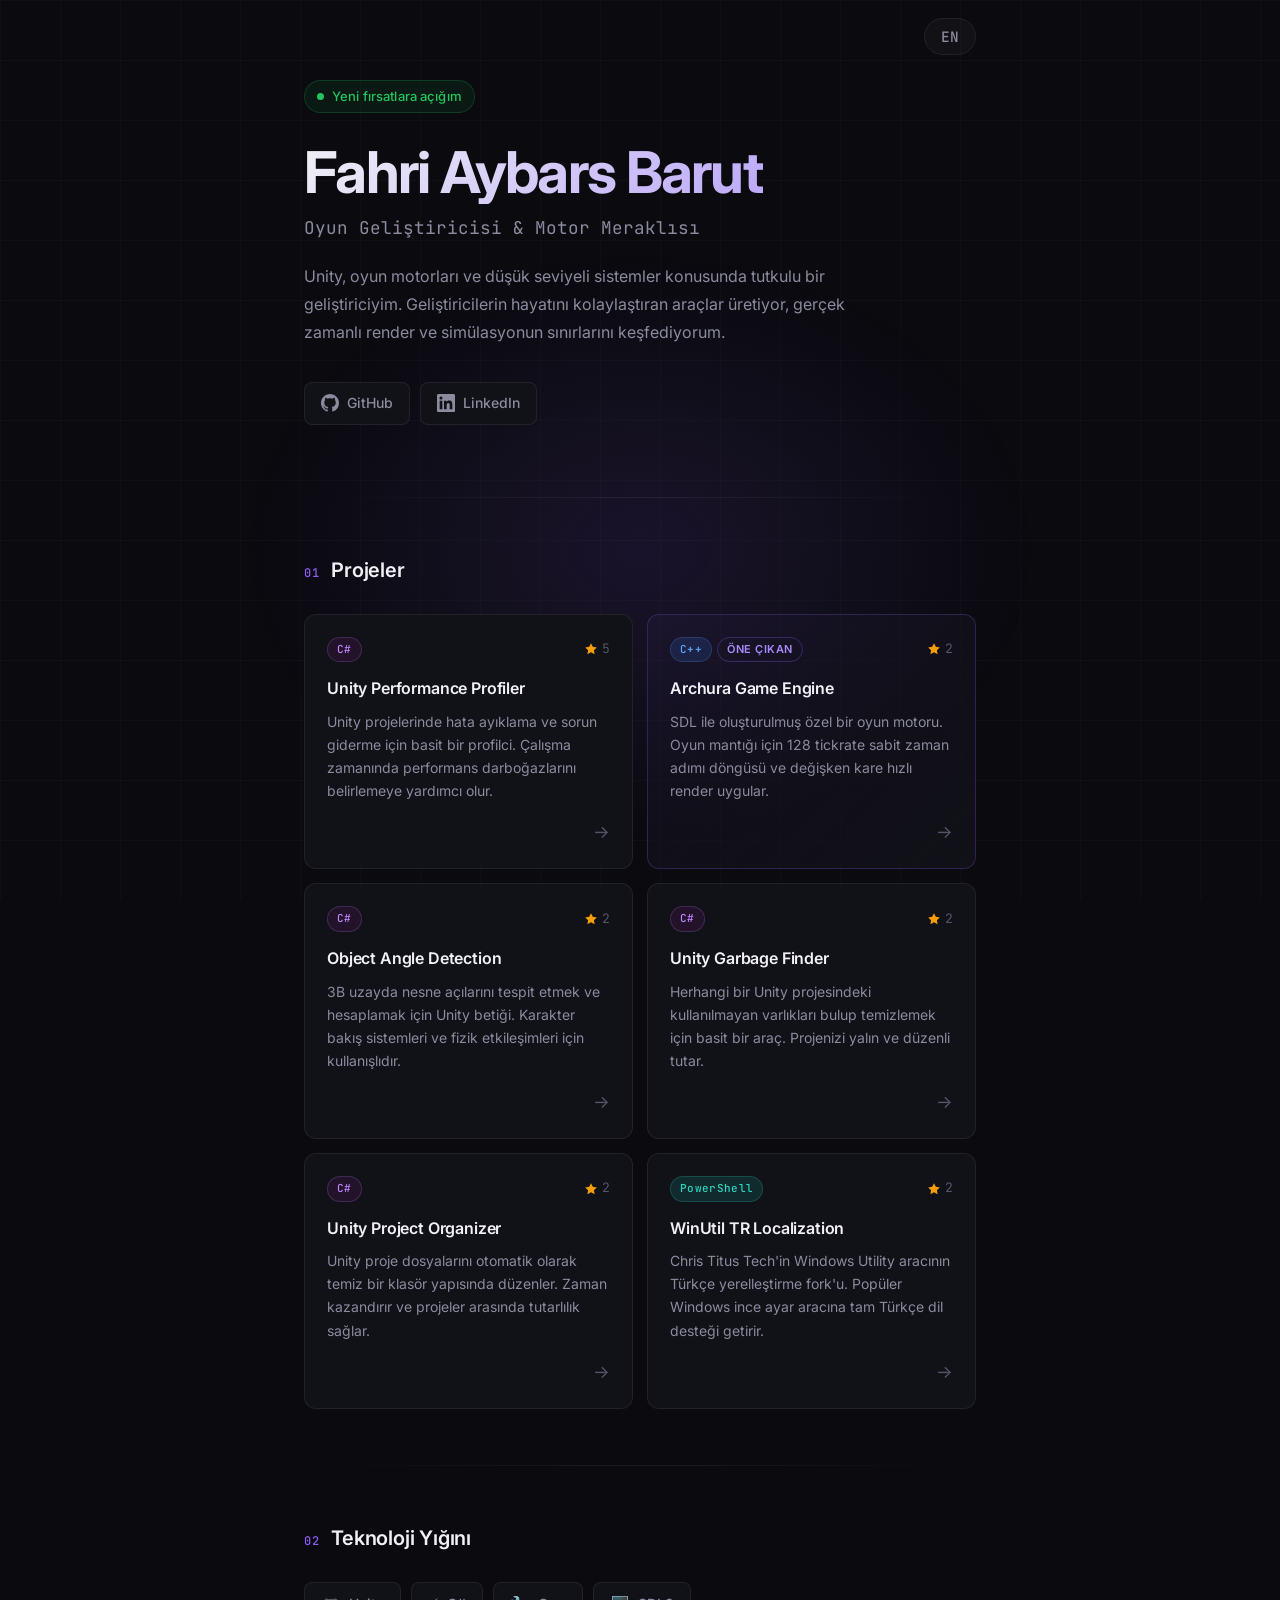
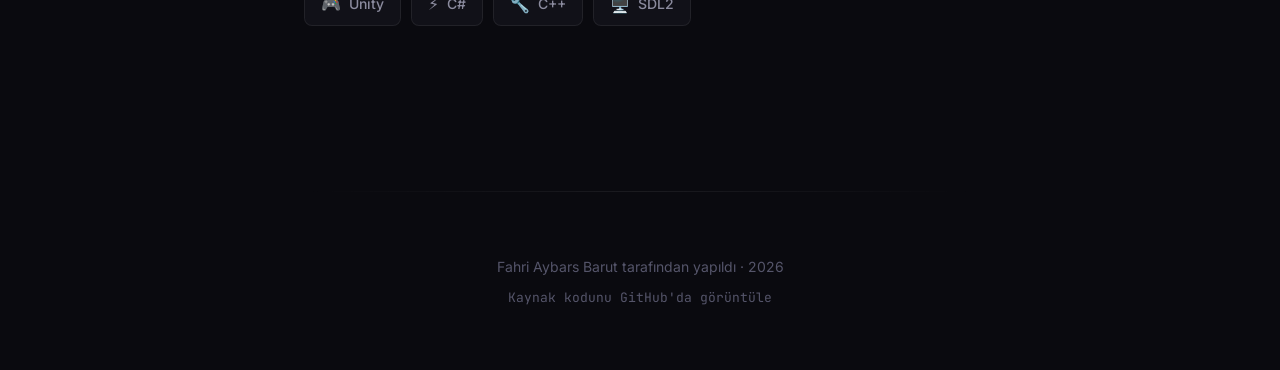
<file: TR/index.html>
<!DOCTYPE html>
<html lang="tr">

<head>
    <meta charset="UTF-8" />
    <meta name="viewport" content="width=device-width, initial-scale=1.0" />
    <title>Fahri Aybars Barut — Geliştirici</title>
    <meta name="description"
        content="Fahri Aybars Barut — Unity & C++ Geliştiricisi. Araçlar ve deneyimler geliştiren oyun motoru meraklısı." />
    <link rel="preconnect" href="https://fonts.googleapis.com" />
    <link rel="preconnect" href="https://fonts.gstatic.com" crossorigin />
    <link
        href="https://fonts.googleapis.com/css2?family=Inter:wght@300;400;500;600;700&family=JetBrains+Mono:wght@400;500&display=swap"
        rel="stylesheet" />
    <link rel="stylesheet" href="../style.css" />
</head>

<body>

    <!-- Animated background -->
    <div class="bg-grid"></div>
    <div class="bg-glow"></div>

    <!-- Main content -->
    <main class="container">
        <div class="lang-switch">
            <a href="../" class="lang-link">EN</a>
        </div>

        <!-- Hero Section -->
        <section class="hero" id="hero">
            <div class="hero-badge">
                <span class="dot"></span>
                Yeni fırsatlara açığım
            </div>
            <h1 class="hero-name">Fahri Aybars Barut</h1>
            <p class="hero-title">Oyun Geliştiricisi &amp; Motor Meraklısı</p>
            <p class="hero-bio">
                Unity, oyun motorları ve düşük seviyeli sistemler konusunda tutkulu bir geliştiriciyim.
                Geliştiricilerin hayatını kolaylaştıran araçlar üretiyor, gerçek zamanlı render ve simülasyonun
                sınırlarını keşfediyorum.
            </p>

            <!-- Social Links -->
            <div class="socials">
                <a href="https://github.com/AybarsBarut" target="_blank" rel="noopener" class="social-link"
                    id="github-link">
                    <svg viewBox="0 0 24 24" fill="currentColor" width="18" height="18">
                        <path
                            d="M12 0C5.37 0 0 5.37 0 12c0 5.31 3.435 9.795 8.205 11.385.6.105.825-.255.825-.57 0-.285-.015-1.23-.015-2.235-3.015.555-3.795-.735-4.035-1.41-.135-.345-.72-1.41-1.23-1.695-.42-.225-1.02-.78-.015-.795.945-.015 1.62.87 1.845 1.23 1.08 1.815 2.805 1.305 3.495.99.105-.78.42-1.305.765-1.605-2.67-.3-5.46-1.335-5.46-5.925 0-1.305.465-2.385 1.23-3.225-.12-.3-.54-1.53.12-3.18 0 0 1.005-.315 3.3 1.23.96-.27 1.98-.405 3-.405s2.04.135 3 .405c2.295-1.56 3.3-1.23 3.3-1.23.66 1.65.24 2.88.12 3.18.765.84 1.23 1.905 1.23 3.225 0 4.605-2.805 5.625-5.475 5.925.435.375.81 1.095.81 2.22 0 1.605-.015 2.895-.015 3.3 0 .315.225.69.825.57A12.02 12.02 0 0 0 24 12c0-6.63-5.37-12-12-12z" />
                    </svg>
                    GitHub
                </a>
                <a href="https://www.linkedin.com/in/fahriaybarsbarut1853/" target="_blank" rel="noopener"
                    class="social-link" id="linkedin-link">
                    <svg viewBox="0 0 24 24" fill="currentColor" width="18" height="18">
                        <path
                            d="M20.447 20.452h-3.554v-5.569c0-1.328-.027-3.037-1.852-3.037-1.853 0-2.136 1.445-2.136 2.939v5.667H9.351V9h3.414v1.561h.046c.477-.9 1.637-1.85 3.37-1.85 3.601 0 4.267 2.37 4.267 5.455v6.286zM5.337 7.433a2.062 2.062 0 0 1-2.063-2.065 2.064 2.064 0 1 1 2.063 2.065zm1.782 13.019H3.555V9h3.564v11.452zM22.225 0H1.771C.792 0 0 .774 0 1.729v20.542C0 23.227.792 24 1.771 24h20.451C23.2 24 24 23.227 24 22.271V1.729C24 .774 23.2 0 22.222 0h.003z" />
                    </svg>
                    LinkedIn
                </a>
                <!-- Add your email here if you want: <a href="mailto:YOUR_EMAIL" class="social-link" id="email-link"> -->
                <a href="mailto:YOUR_EMAIL_HERE" class="social-link" id="email-link" style="display:none">
                    <svg viewBox="0 0 24 24" fill="none" stroke="currentColor" stroke-width="2" width="18" height="18">
                        <rect x="2" y="4" width="20" height="16" rx="2" />
                        <path d="m22 7-8.97 5.7a1.94 1.94 0 0 1-2.06 0L2 7" />
                    </svg>
                    Email
                </a>
            </div>
        </section>

        <!-- Divider -->
        <div class="section-divider"></div>

        <!-- Projects Section -->
        <section class="section" id="projects">
            <h2 class="section-title">
                <span class="section-num">01</span>
                Projeler
            </h2>

            <div class="projects-grid">

                <a href="https://github.com/AybarsBarut/Unity-Performance-Profiler" target="_blank" rel="noopener"
                    class="project-card" id="proj-profiler">
                    <div class="project-header">
                        <span class="project-lang lang-csharp">C#</span>
                        <div class="project-stars">
                            <svg viewBox="0 0 24 24" fill="currentColor" width="14" height="14">
                                <path
                                    d="M12 2l3.09 6.26L22 9.27l-5 4.87 1.18 6.88L12 17.77l-6.18 3.25L7 14.14 2 9.27l6.91-1.01L12 2z" />
                            </svg>
                            5
                        </div>
                    </div>
                    <h3 class="project-name">Unity Performance Profiler</h3>
                    <p class="project-desc">Unity projelerinde hata ayıklama ve sorun giderme için basit bir profilci.
                        Çalışma zamanında performans darboğazlarını belirlemeye yardımcı olur.</p>
                    <div class="project-arrow">→</div>
                </a>

                <a href="https://github.com/AybarsBarut/Archura-Game-Engine-SDL" target="_blank" rel="noopener"
                    class="project-card featured" id="proj-engine">
                    <div class="project-header">
                        <span class="project-lang lang-cpp">C++</span>
                        <div class="featured-badge">Öne Çıkan</div>
                        <div class="project-stars">
                            <svg viewBox="0 0 24 24" fill="currentColor" width="14" height="14">
                                <path
                                    d="M12 2l3.09 6.26L22 9.27l-5 4.87 1.18 6.88L12 17.77l-6.18 3.25L7 14.14 2 9.27l6.91-1.01L12 2z" />
                            </svg>
                            2
                        </div>
                    </div>
                    <h3 class="project-name">Archura Game Engine</h3>
                    <p class="project-desc">SDL ile oluşturulmuş özel bir oyun motoru. Oyun mantığı için 128 tickrate
                        sabit zaman adımı döngüsü ve değişken kare hızlı render uygular.</p>
                    <div class="project-arrow">→</div>
                </a>

                <a href="https://github.com/AybarsBarut/objectangledetection" target="_blank" rel="noopener"
                    class="project-card" id="proj-angle">
                    <div class="project-header">
                        <span class="project-lang lang-csharp">C#</span>
                        <div class="project-stars">
                            <svg viewBox="0 0 24 24" fill="currentColor" width="14" height="14">
                                <path
                                    d="M12 2l3.09 6.26L22 9.27l-5 4.87 1.18 6.88L12 17.77l-6.18 3.25L7 14.14 2 9.27l6.91-1.01L12 2z" />
                            </svg>
                            2
                        </div>
                    </div>
                    <h3 class="project-name">Object Angle Detection</h3>
                    <p class="project-desc">3B uzayda nesne açılarını tespit etmek ve hesaplamak için Unity betiği.
                        Karakter bakış sistemleri ve fizik etkileşimleri için kullanışlıdır.</p>
                    <div class="project-arrow">→</div>
                </a>

                <a href="https://github.com/AybarsBarut/Simple-Unity-Garbage-Finder" target="_blank" rel="noopener"
                    class="project-card" id="proj-garbage">
                    <div class="project-header">
                        <span class="project-lang lang-csharp">C#</span>
                        <div class="project-stars">
                            <svg viewBox="0 0 24 24" fill="currentColor" width="14" height="14">
                                <path
                                    d="M12 2l3.09 6.26L22 9.27l-5 4.87 1.18 6.88L12 17.77l-6.18 3.25L7 14.14 2 9.27l6.91-1.01L12 2z" />
                            </svg>
                            2
                        </div>
                    </div>
                    <h3 class="project-name">Unity Garbage Finder</h3>
                    <p class="project-desc">Herhangi bir Unity projesindeki kullanılmayan varlıkları bulup temizlemek
                        için
                        basit bir araç. Projenizi yalın ve düzenli tutar.</p>
                    <div class="project-arrow">→</div>
                </a>

                <a href="https://github.com/AybarsBarut/Unity-Project-Organizer" target="_blank" rel="noopener"
                    class="project-card" id="proj-organizer">
                    <div class="project-header">
                        <span class="project-lang lang-csharp">C#</span>
                        <div class="project-stars">
                            <svg viewBox="0 0 24 24" fill="currentColor" width="14" height="14">
                                <path
                                    d="M12 2l3.09 6.26L22 9.27l-5 4.87 1.18 6.88L12 17.77l-6.18 3.25L7 14.14 2 9.27l6.91-1.01L12 2z" />
                            </svg>
                            2
                        </div>
                    </div>
                    <h3 class="project-name">Unity Project Organizer</h3>
                    <p class="project-desc">Unity proje dosyalarını otomatik olarak temiz bir klasör yapısında düzenler.
                        Zaman kazandırır ve projeler arasında tutarlılık sağlar.</p>
                    <div class="project-arrow">→</div>
                </a>

                <a href="https://github.com/AybarsBarut/winutil_TR_localization" target="_blank" rel="noopener"
                    class="project-card" id="proj-winutil">
                    <div class="project-header">
                        <span class="project-lang lang-ps">PowerShell</span>
                        <div class="project-stars">
                            <svg viewBox="0 0 24 24" fill="currentColor" width="14" height="14">
                                <path
                                    d="M12 2l3.09 6.26L22 9.27l-5 4.87 1.18 6.88L12 17.77l-6.18 3.25L7 14.14 2 9.27l6.91-1.01L12 2z" />
                            </svg>
                            2
                        </div>
                    </div>
                    <h3 class="project-name">WinUtil TR Localization</h3>
                    <p class="project-desc">Chris Titus Tech'in Windows Utility aracının Türkçe yerelleştirme fork'u.
                        Popüler Windows ince ayar aracına tam Türkçe dil desteği getirir.</p>
                    <div class="project-arrow">→</div>
                </a>

            </div>
        </section>

        <!-- Divider -->
        <div class="section-divider"></div>

        <!-- Skills Section -->
        <section class="section" id="skills">
            <h2 class="section-title">
                <span class="section-num">02</span>
                Teknoloji Yığını
            </h2>
            <div class="skills-grid">
                <div class="skill-item" id="skill-unity">
                    <div class="skill-icon">🎮</div>
                    <span>Unity</span>
                </div>
                <div class="skill-item" id="skill-csharp">
                    <div class="skill-icon">⚡</div>
                    <span>C#</span>
                </div>
                <div class="skill-item" id="skill-cpp">
                    <div class="skill-icon">🔧</div>
                    <span>C++</span>
                </div>
                <div class="skill-item" id="skill-sdl">
                    <div class="skill-icon">🖥️</div>
                    <span>SDL2</span>
                </div>
                <div class="skill-item" id="skill-xr">
                    <div class="skill-icon">🥽</div>
                    <span>XR / VR</span>
                </div>
                <div class="skill-item" id="skill-git">
                    <div class="skill-icon">🌿</div>
                    <span>Git</span>
                </div>
                <div class="skill-item" id="skill-localization">
                    <div class="skill-icon">🌍</div>
                    <span>Yerelleştirme</span>
                </div>
                <div class="skill-item" id="skill-gamedev">
                    <div class="skill-icon">🚀</div>
                    <span>Oyun Geliştirme</span>
                </div>
                <div class="skill-item" id="skill-linux">
                    <div class="skill-icon">🐧</div>
                    <span>Linux</span>
                </div>
                <div class="skill-item" id="skill-virtualization">
                    <div class="skill-icon">📦</div>
                    <span>Sanallaştırma</span>
                </div>
                <div class="skill-item" id="skill-dotnet">
                    <div class="skill-icon">🔷</div>
                    <span>.NET</span>
                </div>
            </div>
        </section>

        <!-- Divider -->
        <div class="section-divider"></div>

        <!-- Footer -->
        <footer class="footer" id="footer">
            <p class="footer-text">Fahri Aybars Barut tarafından yapıldı · 2026</p>
            <p class="footer-sub">
                <a href="https://github.com/AybarsBarut/AybarsBarut-Web" target="_blank" rel="noopener">Kaynak kodunu
                    GitHub'da görüntüle</a>
            </p>
        </footer>

    </main>

    <script src="../script.js"></script>
</body>

</html>
</file>
<file: style.css>
/* ===========================
   CSS Custom Properties
   =========================== */
:root {
  --bg: #0a0a0f;
  --bg-card: #111118;
  --bg-card-hover: #16161f;
  --border: rgba(255, 255, 255, 0.07);
  --border-hover: rgba(139, 92, 246, 0.4);
  --text-primary: #f0f0f5;
  --text-secondary: #8b8b9e;
  --text-muted: #55556a;
  --accent: #8b5cf6;
  --accent-light: #a78bfa;
  --accent-glow: rgba(139, 92, 246, 0.15);
  --green: #22c55e;
  --font-sans: 'Inter', system-ui, sans-serif;
  --font-mono: 'JetBrains Mono', monospace;
  --radius: 12px;
  --transition: 0.25s cubic-bezier(0.4, 0, 0.2, 1);
}

/* ===========================
   Reset & Base
   =========================== */
*,
*::before,
*::after {
  box-sizing: border-box;
  margin: 0;
  padding: 0;
}

html {
  scroll-behavior: smooth;
}

body {
  background-color: var(--bg);
  color: var(--text-primary);
  font-family: var(--font-sans);
  font-size: 16px;
  line-height: 1.6;
  min-height: 100vh;
  overflow-x: hidden;
  -webkit-font-smoothing: antialiased;
}

a {
  color: inherit;
  text-decoration: none;
}

/* ===========================
   Language Switcher
   =========================== */
.lang-switch {
  position: absolute;
  top: 1.5rem;
  right: 1.5rem;
  z-index: 100;
}

.lang-link {
  color: var(--text-secondary);
  text-decoration: none;
  font-weight: 500;
  font-size: 0.9rem;
  padding: 0.5rem 1rem;
  border: 1px solid var(--border);
  border-radius: 2rem;
  transition: all 0.3s ease;
  background: rgba(255, 255, 255, 0.03);
  font-family: var(--font-mono);
}

.lang-link:hover {
  color: var(--text-primary);
  border-color: var(--accent);
  background: rgba(255, 255, 255, 0.05);
}

/* ===========================
   Animated Background
   =========================== */
.bg-grid {
  position: fixed;
  inset: 0;
  background-image:
    linear-gradient(rgba(255, 255, 255, 0.025) 1px, transparent 1px),
    linear-gradient(90deg, rgba(255, 255, 255, 0.025) 1px, transparent 1px);
  background-size: 60px 60px;
  pointer-events: none;
  z-index: 0;
}

.bg-glow {
  position: fixed;
  top: -30%;
  left: 50%;
  transform: translateX(-50%);
  width: 800px;
  height: 600px;
  background: radial-gradient(ellipse at center, rgba(139, 92, 246, 0.12) 0%, transparent 70%);
  pointer-events: none;
  z-index: 0;
  animation: glowPulse 6s ease-in-out infinite;
}

@keyframes glowPulse {

  0%,
  100% {
    opacity: 0.6;
    transform: translateX(-50%) scale(1);
  }

  50% {
    opacity: 1;
    transform: translateX(-50%) scale(1.05);
  }
}

/* ===========================
   Layout
   =========================== */
.container {
  position: relative;
  z-index: 1;
  max-width: 720px;
  margin: 0 auto;
  padding: 80px 24px 60px;
}

/* ===========================
   Hero Section
   =========================== */
.hero {
  padding-bottom: 16px;
  animation: fadeUp 0.7s ease both;
}

@keyframes fadeUp {
  from {
    opacity: 0;
    transform: translateY(24px);
  }

  to {
    opacity: 1;
    transform: translateY(0);
  }
}

.hero-badge {
  display: inline-flex;
  align-items: center;
  gap: 8px;
  background: rgba(34, 197, 94, 0.08);
  border: 1px solid rgba(34, 197, 94, 0.2);
  color: var(--green);
  font-size: 13px;
  font-weight: 500;
  padding: 5px 12px;
  border-radius: 100px;
  margin-bottom: 28px;
  letter-spacing: 0.01em;
}

.dot {
  width: 7px;
  height: 7px;
  background: var(--green);
  border-radius: 50%;
  animation: blink 2s ease-in-out infinite;
}

@keyframes blink {

  0%,
  100% {
    opacity: 1;
  }

  50% {
    opacity: 0.3;
  }
}

.hero-name {
  font-size: clamp(2.4rem, 6vw, 3.6rem);
  font-weight: 700;
  letter-spacing: -0.03em;
  line-height: 1.1;
  background: linear-gradient(135deg, #f0f0f5 0%, var(--accent-light) 100%);
  -webkit-background-clip: text;
  -webkit-text-fill-color: transparent;
  background-clip: text;
  margin-bottom: 10px;
}

.hero-title {
  font-size: 1.1rem;
  color: var(--text-secondary);
  font-weight: 400;
  margin-bottom: 20px;
  font-family: var(--font-mono);
}

.hero-bio {
  font-size: 1rem;
  color: var(--text-secondary);
  line-height: 1.75;
  max-width: 560px;
  margin-bottom: 36px;
}

/* ===========================
   Social Links
   =========================== */
.socials {
  display: flex;
  flex-wrap: wrap;
  gap: 10px;
}

.social-link {
  display: inline-flex;
  align-items: center;
  gap: 8px;
  background: var(--bg-card);
  border: 1px solid var(--border);
  color: var(--text-secondary);
  font-size: 14px;
  font-weight: 500;
  padding: 9px 16px;
  border-radius: 8px;
  transition: all var(--transition);
}

.social-link:hover {
  background: var(--bg-card-hover);
  border-color: var(--border-hover);
  color: var(--accent-light);
  transform: translateY(-2px);
  box-shadow: 0 8px 24px rgba(139, 92, 246, 0.12);
}

/* ===========================
   Section Divider
   =========================== */
.section-divider {
  height: 1px;
  background: linear-gradient(90deg, transparent, var(--border), transparent);
  margin: 56px 0;
}

/* ===========================
   Section Common
   =========================== */
.section {
  animation: fadeUp 0.7s ease both;
  animation-delay: 0.15s;
}

.section-title {
  display: flex;
  align-items: baseline;
  gap: 12px;
  font-size: 1.25rem;
  font-weight: 600;
  color: var(--text-primary);
  margin-bottom: 28px;
  letter-spacing: -0.01em;
}

.section-num {
  font-family: var(--font-mono);
  font-size: 0.75rem;
  color: var(--accent);
  font-weight: 500;
  letter-spacing: 0.05em;
}

/* ===========================
   Projects Grid
   =========================== */
.projects-grid {
  display: grid;
  grid-template-columns: repeat(auto-fill, minmax(300px, 1fr));
  gap: 14px;
}

.project-card {
  display: flex;
  flex-direction: column;
  background: var(--bg-card);
  border: 1px solid var(--border);
  border-radius: var(--radius);
  padding: 22px;
  transition: all var(--transition);
  position: relative;
  overflow: hidden;
  cursor: pointer;
}

.project-card::before {
  content: '';
  position: absolute;
  inset: 0;
  background: linear-gradient(135deg, var(--accent-glow), transparent);
  opacity: 0;
  transition: opacity var(--transition);
}

.project-card:hover {
  border-color: var(--border-hover);
  transform: translateY(-3px);
  box-shadow: 0 12px 32px rgba(139, 92, 246, 0.1);
}

.project-card:hover::before {
  opacity: 1;
}

.project-card.featured {
  border-color: rgba(139, 92, 246, 0.25);
  background: linear-gradient(135deg, rgba(139, 92, 246, 0.05), var(--bg-card));
}

.project-header {
  display: flex;
  align-items: center;
  justify-content: space-between;
  flex-wrap: nowrap;
  margin-bottom: 14px;
}

.featured-badge {
  background: transparent;
  border: 1px solid rgba(139, 92, 246, 0.3);
  color: var(--accent-light);
  font-size: 11px;
  font-weight: 600;
  padding: 3px 9px;
  border-radius: 100px;
  letter-spacing: 0.05em;
  text-transform: uppercase;
  white-space: nowrap;
  margin-right: auto;
  margin-left: 5px;
}

.project-lang {
  font-family: var(--font-mono);
  font-size: 11px;
  font-weight: 500;
  padding: 3px 9px;
  border-radius: 100px;
  letter-spacing: 0.03em;
}

.lang-csharp {
  background: rgba(104, 33, 122, 0.2);
  color: #c084fc;
  border: 1px solid rgba(192, 132, 252, 0.2);
}

.lang-cpp {
  background: rgba(59, 130, 246, 0.15);
  color: #60a5fa;
  border: 1px solid rgba(96, 165, 250, 0.2);
}

.lang-ps {
  background: rgba(20, 184, 166, 0.15);
  color: #2dd4bf;
  border: 1px solid rgba(45, 212, 191, 0.2);
}

.project-stars {
  display: flex;
  align-items: center;
  gap: 4px;
  font-size: 13px;
  color: var(--text-muted);
  font-family: var(--font-mono);
}

.project-stars svg {
  color: #f59e0b;
}

.project-name {
  font-size: 1rem;
  font-weight: 600;
  color: var(--text-primary);
  margin-bottom: 8px;
  letter-spacing: -0.01em;
}

.project-desc {
  font-size: 0.875rem;
  color: var(--text-secondary);
  line-height: 1.65;
  flex: 1;
}

.project-arrow {
  margin-top: 16px;
  font-size: 1.1rem;
  color: var(--text-muted);
  transition: all var(--transition);
  align-self: flex-end;
}

.project-card:hover .project-arrow {
  color: var(--accent-light);
  transform: translateX(4px);
}

/* ===========================
   Skills Grid
   =========================== */
.skills-grid {
  display: flex;
  flex-wrap: wrap;
  gap: 10px;
}

.skill-item {
  display: flex;
  align-items: center;
  gap: 8px;
  background: var(--bg-card);
  border: 1px solid var(--border);
  padding: 10px 16px;
  border-radius: 8px;
  font-size: 14px;
  font-weight: 500;
  color: var(--text-secondary);
  transition: all var(--transition);
  cursor: default;
}

.skill-item:hover {
  border-color: var(--border-hover);
  color: var(--text-primary);
  background: var(--bg-card-hover);
  transform: translateY(-2px);
}

.skill-icon {
  font-size: 16px;
  line-height: 1;
}

/* ===========================
   Footer
   =========================== */
.footer {
  text-align: center;
  padding-top: 8px;
}

.footer-text {
  font-size: 14px;
  color: var(--text-muted);
  margin-bottom: 6px;
}

.footer-sub a {
  font-size: 13px;
  color: var(--text-muted);
  transition: color var(--transition);
  font-family: var(--font-mono);
}

.footer-sub a:hover {
  color: var(--accent-light);
}

/* ===========================
   Responsive
   =========================== */
@media (max-width: 600px) {
  .container {
    padding: 60px 18px 48px;
  }

  .projects-grid {
    grid-template-columns: 1fr;
  }

  .hero-name {
    font-size: 2.2rem;
  }

  .socials {
    gap: 8px;
  }

  .social-link {
    font-size: 13px;
    padding: 8px 13px;
  }
}

/* ===========================
   Scroll-triggered fade-in
   =========================== */
.reveal {
  opacity: 0;
  transform: translateY(20px);
  transition: opacity 0.6s ease, transform 0.6s ease;
}

.reveal.visible {
  opacity: 1;
  transform: translateY(0);
}
</file>
